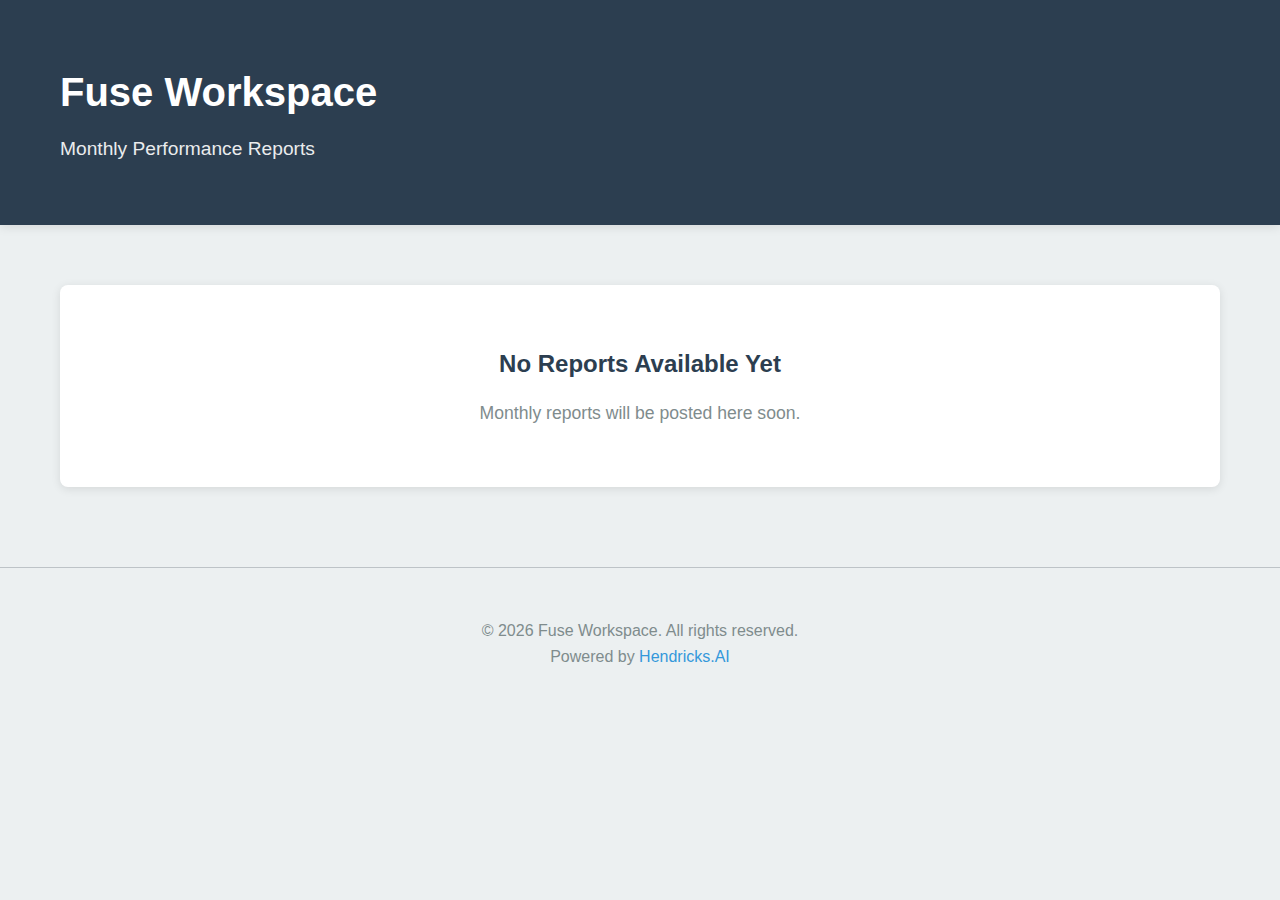
<file: index.html>
<!DOCTYPE html>
<html lang="en">
<head>
    <meta charset="UTF-8">
    <meta name="viewport" content="width=device-width, initial-scale=1.0">
    <meta name="description" content="Monthly performance reports for Fuse Workspace locations">
    <title>Fuse Workspace - Monthly Reports</title>
    <link rel="stylesheet" href="css/style.css">
</head>
<body>
    <header>
        <div class="container">
            <h1>Fuse Workspace</h1>
            <p>Monthly Performance Reports</p>
        </div>
    </header>

    <main class="container">
        <div id="reports-container">
            <!-- Reports will be dynamically loaded here -->
        </div>
    </main>

    <footer>
        <div class="container">
            <p>&copy; <span id="current-year"></span> Fuse Workspace. All rights reserved.</p>
            <p>Powered by <a href="https://hendricks.ai" target="_blank">Hendricks.AI</a></p>
        </div>
    </footer>

    <script>
        // Set current year in footer
        document.getElementById('current-year').textContent = new Date().getFullYear();

        // Report data structure - Update this array when adding new reports
        const reports = [
            // Example structure - uncomment and modify when adding real reports:
            // {
            //     title: "January 2025 Report",
            //     date: "January 2025",
            //     description: "Monthly performance metrics and analytics for all Fuse Workspace locations.",
            //     file: "reports/2025-01/fuse-workspace-january-2025.pdf"
            // },
            // {
            //     title: "February 2025 Report",
            //     date: "February 2025",
            //     description: "Monthly performance metrics and analytics for all Fuse Workspace locations.",
            //     file: "reports/2025-02/fuse-workspace-february-2025.pdf"
            // }
        ];

        // Function to render reports
        function renderReports() {
            const container = document.getElementById('reports-container');

            if (reports.length === 0) {
                container.innerHTML = `
                    <div class="no-reports">
                        <h2>No Reports Available Yet</h2>
                        <p>Monthly reports will be posted here soon.</p>
                    </div>
                `;
                return;
            }

            // Sort reports by date (newest first)
            const sortedReports = [...reports].reverse();

            const reportsGrid = document.createElement('div');
            reportsGrid.className = 'reports-grid';

            sortedReports.forEach(report => {
                const card = document.createElement('div');
                card.className = 'report-card';

                card.innerHTML = `
                    <h3>${report.title}</h3>
                    <div class="date">${report.date}</div>
                    <div class="description">${report.description}</div>
                    <a href="${report.file}" class="btn" target="_blank">View Report</a>
                `;

                reportsGrid.appendChild(card);
            });

            container.appendChild(reportsGrid);
        }

        // Load reports on page load
        document.addEventListener('DOMContentLoaded', renderReports);
    </script>
</body>
</html>
</file>
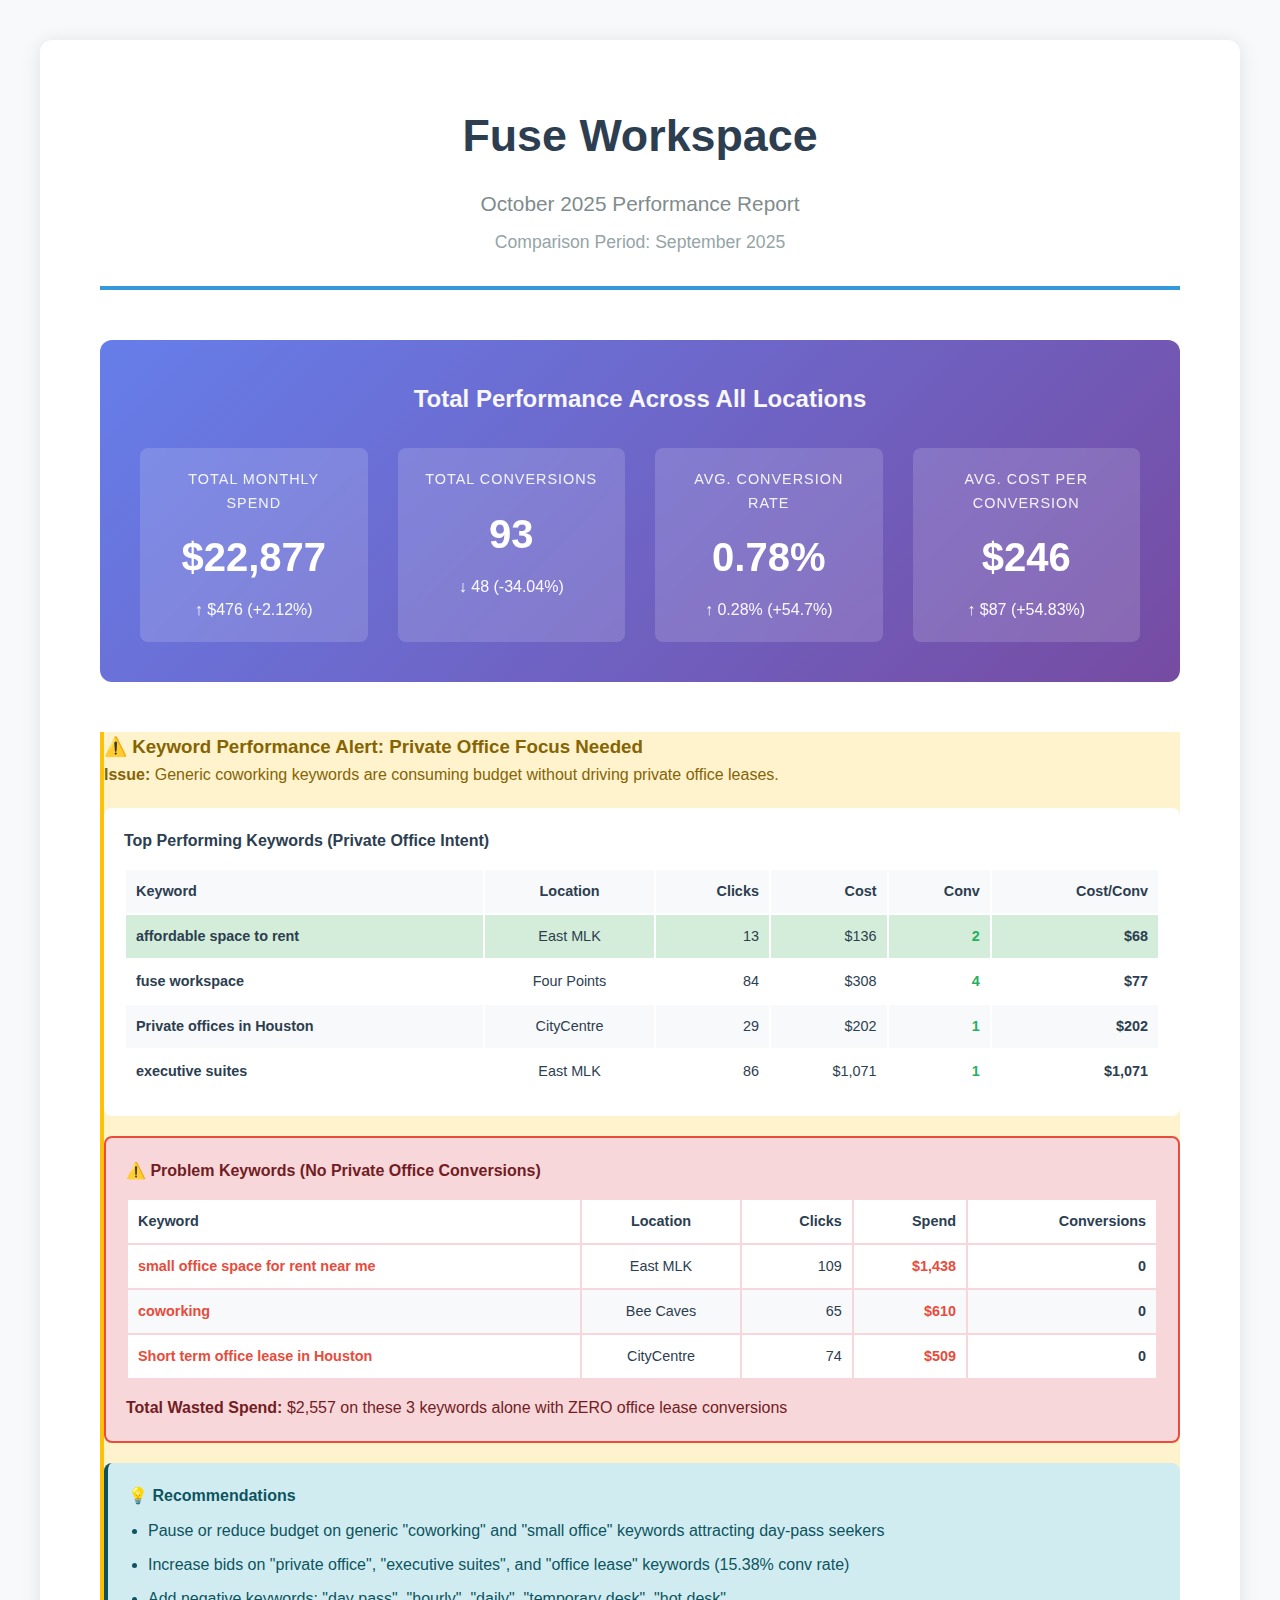
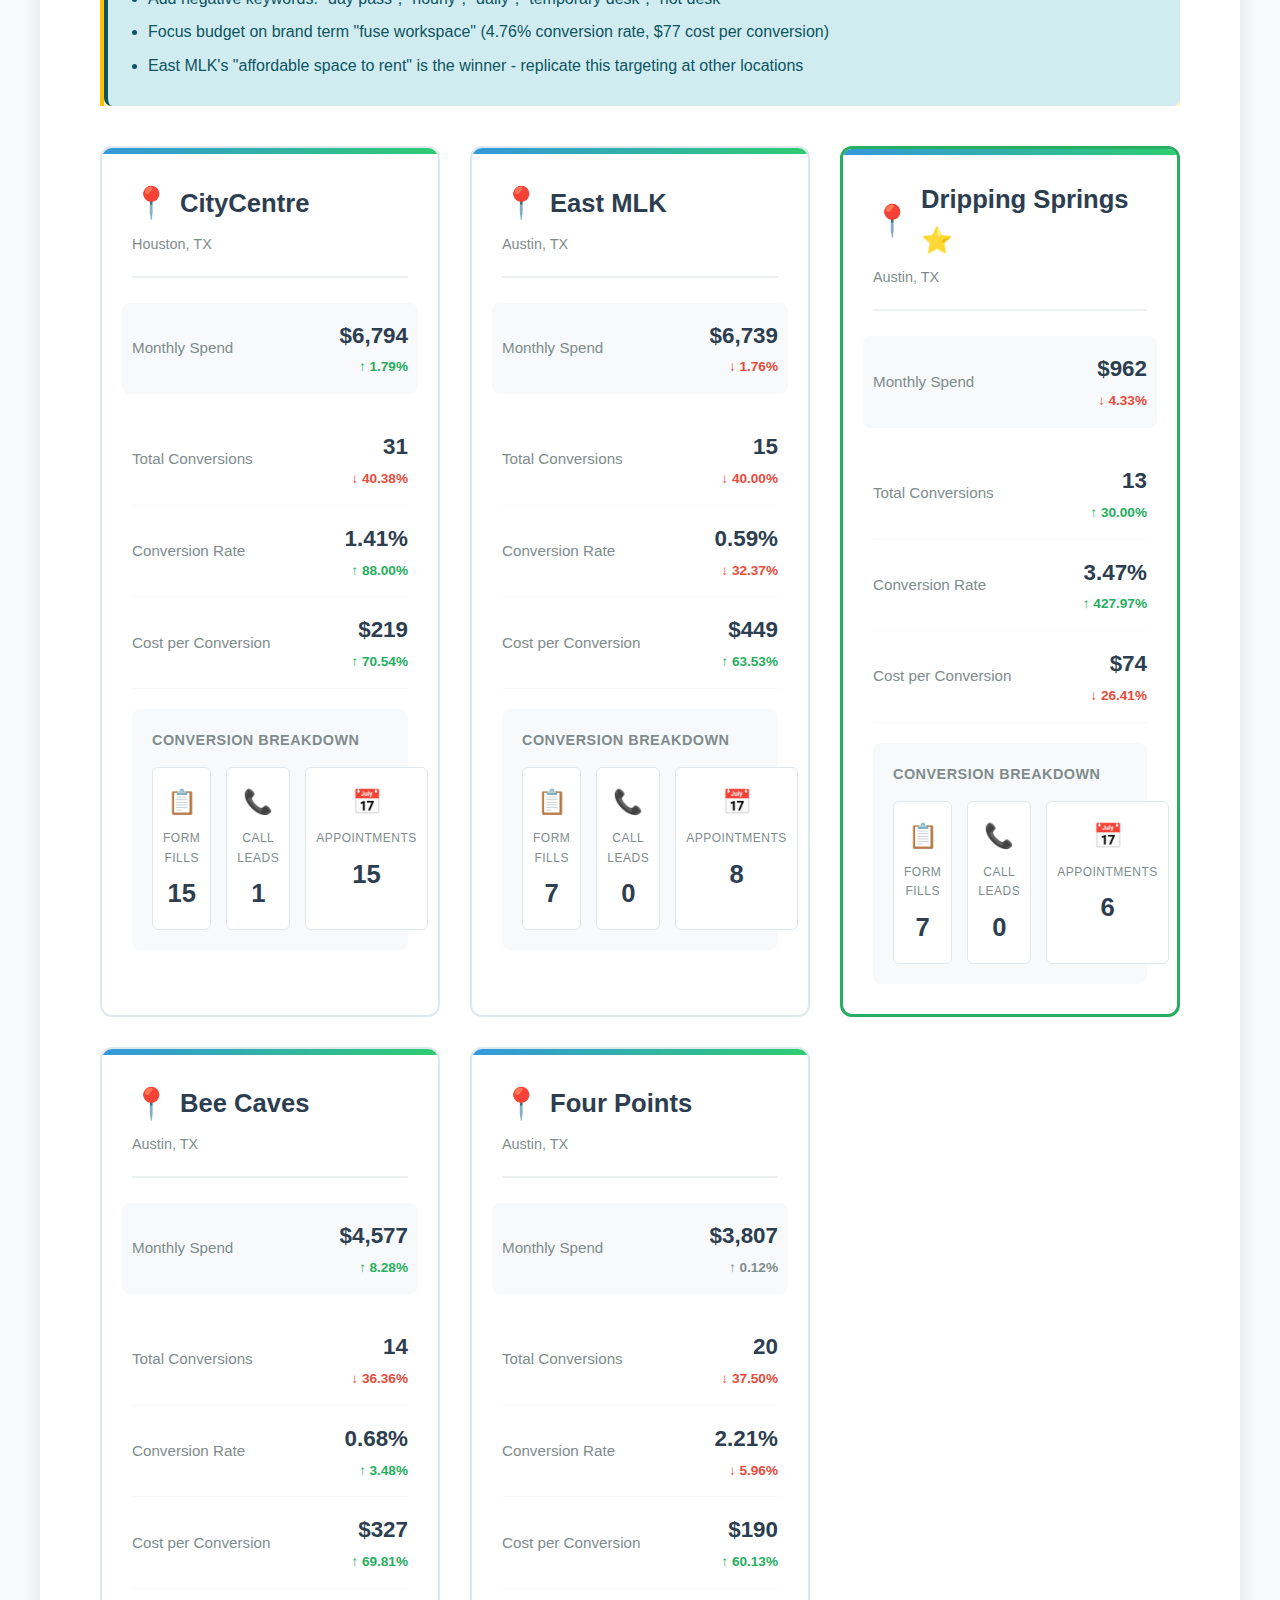
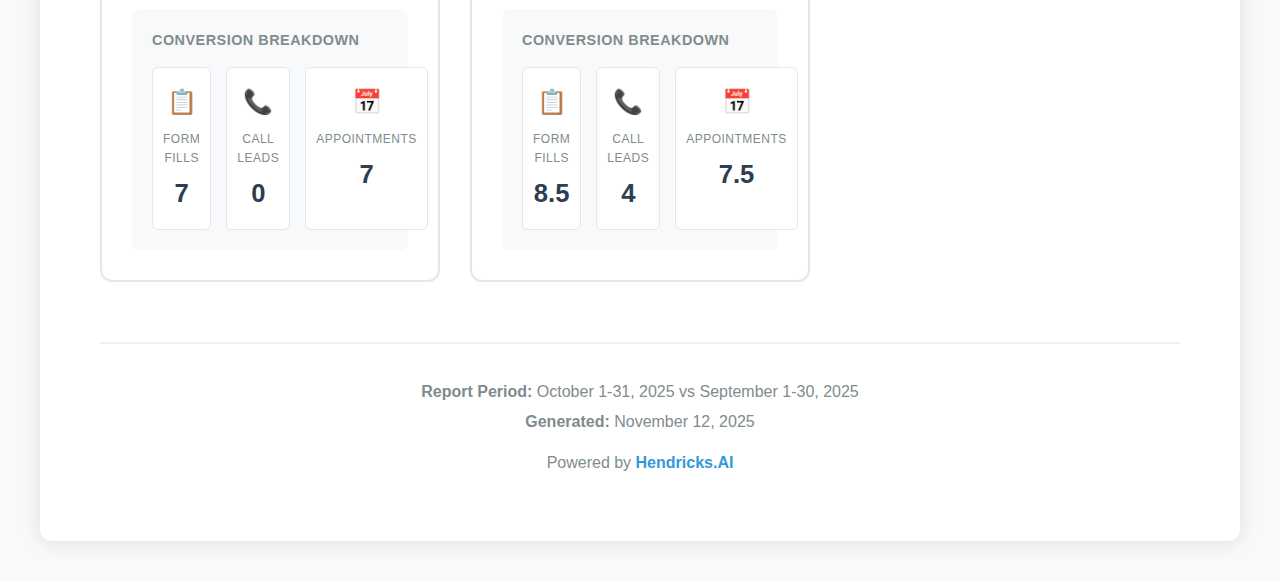
<file: reports/2025-10/fuse-workspace-october-2025.html>
<!DOCTYPE html>
<html lang="en">
<head>
    <meta charset="UTF-8">
    <meta name="viewport" content="width=device-width, initial-scale=1.0">
    <title>Fuse Workspace - October 2025 Performance Report</title>
    <style>
        * {
            margin: 0;
            padding: 0;
            box-sizing: border-box;
        }

        body {
            font-family: -apple-system, BlinkMacSystemFont, 'Segoe UI', Roboto, Oxygen, Ubuntu, Cantarell, sans-serif;
            line-height: 1.6;
            color: #2c3e50;
            background: #f8f9fa;
            padding: 40px 20px;
        }

        .container {
            max-width: 1200px;
            margin: 0 auto;
            background: white;
            padding: 60px;
            box-shadow: 0 2px 20px rgba(0,0,0,0.1);
            border-radius: 12px;
        }

        .header {
            text-align: center;
            border-bottom: 4px solid #3498db;
            padding-bottom: 30px;
            margin-bottom: 50px;
        }

        .header h1 {
            font-size: 2.8em;
            color: #2c3e50;
            margin-bottom: 15px;
        }

        .header .period {
            font-size: 1.3em;
            color: #7f8c8d;
            margin-bottom: 8px;
        }

        .header .comparison {
            font-size: 1.1em;
            color: #95a5a6;
        }

        .overview {
            background: linear-gradient(135deg, #667eea 0%, #764ba2 100%);
            color: white;
            padding: 40px;
            border-radius: 12px;
            margin-bottom: 50px;
            text-align: center;
        }

        .overview h2 {
            font-size: 1.5em;
            margin-bottom: 30px;
            opacity: 0.95;
        }

        .overview-metrics {
            display: grid;
            grid-template-columns: repeat(auto-fit, minmax(200px, 1fr));
            gap: 30px;
        }

        .overview-metric {
            background: rgba(255, 255, 255, 0.15);
            padding: 20px;
            border-radius: 8px;
            backdrop-filter: blur(10px);
        }

        .overview-metric .label {
            font-size: 0.9em;
            opacity: 0.9;
            margin-bottom: 10px;
            text-transform: uppercase;
            letter-spacing: 1px;
        }

        .overview-metric .value {
            font-size: 2.5em;
            font-weight: bold;
            margin-bottom: 8px;
        }

        .overview-metric .change {
            font-size: 1em;
            opacity: 0.95;
        }

        .locations-grid {
            display: grid;
            grid-template-columns: repeat(auto-fit, minmax(300px, 1fr));
            gap: 30px;
            margin-top: 40px;
        }

        .location-card {
            background: white;
            border: 2px solid #e1e8ed;
            border-radius: 12px;
            padding: 30px;
            transition: transform 0.2s ease, box-shadow 0.2s ease;
            position: relative;
            overflow: hidden;
        }

        .location-card:hover {
            transform: translateY(-5px);
            box-shadow: 0 8px 25px rgba(0,0,0,0.15);
        }

        .location-card::before {
            content: '';
            position: absolute;
            top: 0;
            left: 0;
            right: 0;
            height: 6px;
            background: linear-gradient(90deg, #3498db, #2ecc71);
        }

        .location-header {
            margin-bottom: 25px;
            padding-bottom: 20px;
            border-bottom: 2px solid #ecf0f1;
        }

        .location-name {
            font-size: 1.6em;
            font-weight: 700;
            color: #2c3e50;
            display: flex;
            align-items: center;
            gap: 10px;
        }

        .location-name::before {
            content: "📍";
            font-size: 1.2em;
        }

        .location-city {
            font-size: 0.9em;
            color: #7f8c8d;
            margin-top: 5px;
        }

        .metric-row {
            display: flex;
            justify-content: space-between;
            align-items: center;
            padding: 15px 0;
            border-bottom: 1px solid #f8f9fa;
        }

        .metric-row:last-child {
            border-bottom: none;
        }

        .metric-label {
            font-size: 0.95em;
            color: #7f8c8d;
            font-weight: 500;
        }

        .metric-value-group {
            text-align: right;
        }

        .metric-value {
            font-size: 1.4em;
            font-weight: 700;
            color: #2c3e50;
            display: block;
        }

        .metric-change {
            font-size: 0.85em;
            margin-top: 3px;
            font-weight: 600;
        }

        .positive-change {
            color: #27ae60;
        }

        .negative-change {
            color: #e74c3c;
        }

        .neutral-change {
            color: #7f8c8d;
        }

        .highlight-metric {
            background: #f8f9fa;
            margin: 20px -10px;
            padding: 15px 10px;
            border-radius: 8px;
        }

        .conversion-breakdown {
            background: #f8f9fa;
            padding: 20px;
            border-radius: 8px;
            margin-top: 20px;
        }

        .conversion-breakdown-title {
            font-size: 0.9em;
            color: #7f8c8d;
            text-transform: uppercase;
            letter-spacing: 0.5px;
            margin-bottom: 15px;
            font-weight: 600;
        }

        .conversion-types {
            display: grid;
            grid-template-columns: repeat(3, 1fr);
            gap: 15px;
        }

        .conversion-type {
            text-align: center;
            padding: 15px 10px;
            background: white;
            border-radius: 6px;
            border: 1px solid #e1e8ed;
        }

        .conversion-type-icon {
            font-size: 1.5em;
            margin-bottom: 8px;
        }

        .conversion-type-label {
            font-size: 0.75em;
            color: #7f8c8d;
            margin-bottom: 5px;
            text-transform: uppercase;
            letter-spacing: 0.5px;
        }

        .conversion-type-value {
            font-size: 1.6em;
            font-weight: 700;
            color: #2c3e50;
        }

        .footer {
            margin-top: 60px;
            padding-top: 30px;
            border-top: 2px solid #ecf0f1;
            text-align: center;
            color: #7f8c8d;
        }

        .footer p {
            margin: 5px 0;
        }

        .footer a {
            color: #3498db;
            text-decoration: none;
            font-weight: 600;
        }

        .footer a:hover {
            text-decoration: underline;
        }

        @media print {
            body {
                background: white;
                padding: 0;
            }
            .container {
                box-shadow: none;
                padding: 20px;
            }
            .location-card {
                break-inside: avoid;
            }
        }

        @media (max-width: 768px) {
            .container {
                padding: 30px 20px;
            }

            .header h1 {
                font-size: 2em;
            }

            .locations-grid {
                grid-template-columns: 1fr;
            }

            .overview-metrics {
                grid-template-columns: 1fr;
            }

            .conversion-types {
                grid-template-columns: 1fr;
            }
        }
    </style>
</head>
<body>
    <div class="container">
        <div class="header">
            <h1>Fuse Workspace</h1>
            <div class="period">October 2025 Performance Report</div>
            <div class="comparison">Comparison Period: September 2025</div>
        </div>

        <div class="overview">
            <h2>Total Performance Across All Locations</h2>
            <div class="overview-metrics">
                <div class="overview-metric">
                    <div class="label">Total Monthly Spend</div>
                    <div class="value">$22,877</div>
                    <div class="change">↑ $476 (+2.12%)</div>
                </div>
                <div class="overview-metric">
                    <div class="label">Total Conversions</div>
                    <div class="value">93</div>
                    <div class="change">↓ 48 (-34.04%)</div>
                </div>
                <div class="overview-metric">
                    <div class="label">Avg. Conversion Rate</div>
                    <div class="value">0.78%</div>
                    <div class="change">↑ 0.28% (+54.7%)</div>
                </div>
                <div class="overview-metric">
                    <div class="label">Avg. Cost per Conversion</div>
                    <div class="value">$246</div>
                    <div class="change">↑ $87 (+54.83%)</div>
                </div>
            </div>
        </div>

        <div class="insights" style="background: #fff3cd; border-left: 4px solid #ffc107;">
            <h3 style="color: #856404;">⚠️ Keyword Performance Alert: Private Office Focus Needed</h3>
            <p style="color: #856404; margin-bottom: 15px;"><strong>Issue:</strong> Generic coworking keywords are consuming budget without driving private office leases.</p>

            <div style="background: white; padding: 20px; border-radius: 8px; margin: 20px 0;">
                <h4 style="color: #2c3e50; margin-bottom: 15px;">Top Performing Keywords (Private Office Intent)</h4>
                <table style="width: 100%; font-size: 0.9em;">
                    <thead style="background: #f8f9fa;">
                        <tr>
                            <th style="text-align: left; padding: 10px;">Keyword</th>
                            <th style="text-align: center; padding: 10px;">Location</th>
                            <th style="text-align: right; padding: 10px;">Clicks</th>
                            <th style="text-align: right; padding: 10px;">Cost</th>
                            <th style="text-align: right; padding: 10px;">Conv</th>
                            <th style="text-align: right; padding: 10px;">Cost/Conv</th>
                        </tr>
                    </thead>
                    <tbody>
                        <tr style="background: #d4edda;">
                            <td style="padding: 10px; font-weight: 600;">affordable space to rent</td>
                            <td style="padding: 10px; text-align: center;">East MLK</td>
                            <td style="padding: 10px; text-align: right;">13</td>
                            <td style="padding: 10px; text-align: right;">$136</td>
                            <td style="padding: 10px; text-align: right; font-weight: 700; color: #27ae60;">2</td>
                            <td style="padding: 10px; text-align: right; font-weight: 700;">$68</td>
                        </tr>
                        <tr>
                            <td style="padding: 10px; font-weight: 600;">fuse workspace</td>
                            <td style="padding: 10px; text-align: center;">Four Points</td>
                            <td style="padding: 10px; text-align: right;">84</td>
                            <td style="padding: 10px; text-align: right;">$308</td>
                            <td style="padding: 10px; text-align: right; font-weight: 700; color: #27ae60;">4</td>
                            <td style="padding: 10px; text-align: right; font-weight: 700;">$77</td>
                        </tr>
                        <tr style="background: #f8f9fa;">
                            <td style="padding: 10px; font-weight: 600;">Private offices in Houston</td>
                            <td style="padding: 10px; text-align: center;">CityCentre</td>
                            <td style="padding: 10px; text-align: right;">29</td>
                            <td style="padding: 10px; text-align: right;">$202</td>
                            <td style="padding: 10px; text-align: right; font-weight: 700; color: #27ae60;">1</td>
                            <td style="padding: 10px; text-align: right; font-weight: 700;">$202</td>
                        </tr>
                        <tr>
                            <td style="padding: 10px; font-weight: 600;">executive suites</td>
                            <td style="padding: 10px; text-align: center;">East MLK</td>
                            <td style="padding: 10px; text-align: right;">86</td>
                            <td style="padding: 10px; text-align: right;">$1,071</td>
                            <td style="padding: 10px; text-align: right; font-weight: 700; color: #27ae60;">1</td>
                            <td style="padding: 10px; text-align: right; font-weight: 700;">$1,071</td>
                        </tr>
                    </tbody>
                </table>
            </div>

            <div style="background: #f8d7da; padding: 20px; border-radius: 8px; margin: 20px 0; border: 2px solid #e74c3c;">
                <h4 style="color: #721c24; margin-bottom: 15px;">⚠️ Problem Keywords (No Private Office Conversions)</h4>
                <table style="width: 100%; font-size: 0.9em;">
                    <thead style="background: #fff;">
                        <tr>
                            <th style="text-align: left; padding: 10px;">Keyword</th>
                            <th style="text-align: center; padding: 10px;">Location</th>
                            <th style="text-align: right; padding: 10px;">Clicks</th>
                            <th style="text-align: right; padding: 10px;">Spend</th>
                            <th style="text-align: right; padding: 10px;">Conversions</th>
                        </tr>
                    </thead>
                    <tbody>
                        <tr style="background: #fff;">
                            <td style="padding: 10px; font-weight: 600; color: #e74c3c;">small office space for rent near me</td>
                            <td style="padding: 10px; text-align: center;">East MLK</td>
                            <td style="padding: 10px; text-align: right;">109</td>
                            <td style="padding: 10px; text-align: right; font-weight: 700; color: #e74c3c;">$1,438</td>
                            <td style="padding: 10px; text-align: right; font-weight: 700;">0</td>
                        </tr>
                        <tr style="background: #f8f9fa;">
                            <td style="padding: 10px; font-weight: 600; color: #e74c3c;">coworking</td>
                            <td style="padding: 10px; text-align: center;">Bee Caves</td>
                            <td style="padding: 10px; text-align: right;">65</td>
                            <td style="padding: 10px; text-align: right; font-weight: 700; color: #e74c3c;">$610</td>
                            <td style="padding: 10px; text-align: right; font-weight: 700;">0</td>
                        </tr>
                        <tr style="background: #fff;">
                            <td style="padding: 10px; font-weight: 600; color: #e74c3c;">Short term office lease in Houston</td>
                            <td style="padding: 10px; text-align: center;">CityCentre</td>
                            <td style="padding: 10px; text-align: right;">74</td>
                            <td style="padding: 10px; text-align: right; font-weight: 700; color: #e74c3c;">$509</td>
                            <td style="padding: 10px; text-align: right; font-weight: 700;">0</td>
                        </tr>
                    </tbody>
                </table>
                <p style="margin-top: 15px; color: #721c24;"><strong>Total Wasted Spend:</strong> $2,557 on these 3 keywords alone with ZERO office lease conversions</p>
            </div>

            <div style="background: #d1ecf1; padding: 20px; border-radius: 8px; border-left: 4px solid #0c5460;">
                <h4 style="color: #0c5460; margin-bottom: 10px;">💡 Recommendations</h4>
                <ul style="margin: 0; padding-left: 20px; color: #0c5460;">
                    <li style="margin: 8px 0;">Pause or reduce budget on generic "coworking" and "small office" keywords attracting day-pass seekers</li>
                    <li style="margin: 8px 0;">Increase bids on "private office", "executive suites", and "office lease" keywords (15.38% conv rate)</li>
                    <li style="margin: 8px 0;">Add negative keywords: "day pass", "hourly", "daily", "temporary desk", "hot desk"</li>
                    <li style="margin: 8px 0;">Focus budget on brand term "fuse workspace" (4.76% conversion rate, $77 cost per conversion)</li>
                    <li style="margin: 8px 0;">East MLK's "affordable space to rent" is the winner - replicate this targeting at other locations</li>
                </ul>
            </div>
        </div>

        <div class="locations-grid">
            <!-- Houston CityCentre -->
            <div class="location-card">
                <div class="location-header">
                    <div class="location-name">CityCentre</div>
                    <div class="location-city">Houston, TX</div>
                </div>

                <div class="metric-row highlight-metric">
                    <div class="metric-label">Monthly Spend</div>
                    <div class="metric-value-group">
                        <span class="metric-value">$6,794</span>
                        <div class="metric-change positive-change">↑ 1.79%</div>
                    </div>
                </div>

                <div class="metric-row">
                    <div class="metric-label">Total Conversions</div>
                    <div class="metric-value-group">
                        <span class="metric-value">31</span>
                        <div class="metric-change negative-change">↓ 40.38%</div>
                    </div>
                </div>

                <div class="metric-row">
                    <div class="metric-label">Conversion Rate</div>
                    <div class="metric-value-group">
                        <span class="metric-value">1.41%</span>
                        <div class="metric-change positive-change">↑ 88.00%</div>
                    </div>
                </div>

                <div class="metric-row">
                    <div class="metric-label">Cost per Conversion</div>
                    <div class="metric-value-group">
                        <span class="metric-value">$219</span>
                        <div class="metric-change positive-change">↑ 70.54%</div>
                    </div>
                </div>

                <div class="conversion-breakdown">
                    <div class="conversion-breakdown-title">Conversion Breakdown</div>
                    <div class="conversion-types">
                        <div class="conversion-type">
                            <div class="conversion-type-icon">📋</div>
                            <div class="conversion-type-label">Form Fills</div>
                            <div class="conversion-type-value">15</div>
                        </div>
                        <div class="conversion-type">
                            <div class="conversion-type-icon">📞</div>
                            <div class="conversion-type-label">Call Leads</div>
                            <div class="conversion-type-value">1</div>
                        </div>
                        <div class="conversion-type">
                            <div class="conversion-type-icon">📅</div>
                            <div class="conversion-type-label">Appointments</div>
                            <div class="conversion-type-value">15</div>
                        </div>
                    </div>
                </div>
            </div>

            <!-- Austin East MLK -->
            <div class="location-card">
                <div class="location-header">
                    <div class="location-name">East MLK</div>
                    <div class="location-city">Austin, TX</div>
                </div>

                <div class="metric-row highlight-metric">
                    <div class="metric-label">Monthly Spend</div>
                    <div class="metric-value-group">
                        <span class="metric-value">$6,739</span>
                        <div class="metric-change negative-change">↓ 1.76%</div>
                    </div>
                </div>

                <div class="metric-row">
                    <div class="metric-label">Total Conversions</div>
                    <div class="metric-value-group">
                        <span class="metric-value">15</span>
                        <div class="metric-change negative-change">↓ 40.00%</div>
                    </div>
                </div>

                <div class="metric-row">
                    <div class="metric-label">Conversion Rate</div>
                    <div class="metric-value-group">
                        <span class="metric-value">0.59%</span>
                        <div class="metric-change negative-change">↓ 32.37%</div>
                    </div>
                </div>

                <div class="metric-row">
                    <div class="metric-label">Cost per Conversion</div>
                    <div class="metric-value-group">
                        <span class="metric-value">$449</span>
                        <div class="metric-change positive-change">↑ 63.53%</div>
                    </div>
                </div>

                <div class="conversion-breakdown">
                    <div class="conversion-breakdown-title">Conversion Breakdown</div>
                    <div class="conversion-types">
                        <div class="conversion-type">
                            <div class="conversion-type-icon">📋</div>
                            <div class="conversion-type-label">Form Fills</div>
                            <div class="conversion-type-value">7</div>
                        </div>
                        <div class="conversion-type">
                            <div class="conversion-type-icon">📞</div>
                            <div class="conversion-type-label">Call Leads</div>
                            <div class="conversion-type-value">0</div>
                        </div>
                        <div class="conversion-type">
                            <div class="conversion-type-icon">📅</div>
                            <div class="conversion-type-label">Appointments</div>
                            <div class="conversion-type-value">8</div>
                        </div>
                    </div>
                </div>
            </div>

            <!-- Austin Dripping Springs - BEST PERFORMER -->
            <div class="location-card" style="border-color: #27ae60; border-width: 3px;">
                <div class="location-header">
                    <div class="location-name">Dripping Springs ⭐</div>
                    <div class="location-city">Austin, TX</div>
                </div>

                <div class="metric-row highlight-metric">
                    <div class="metric-label">Monthly Spend</div>
                    <div class="metric-value-group">
                        <span class="metric-value">$962</span>
                        <div class="metric-change negative-change">↓ 4.33%</div>
                    </div>
                </div>

                <div class="metric-row">
                    <div class="metric-label">Total Conversions</div>
                    <div class="metric-value-group">
                        <span class="metric-value">13</span>
                        <div class="metric-change positive-change">↑ 30.00%</div>
                    </div>
                </div>

                <div class="metric-row">
                    <div class="metric-label">Conversion Rate</div>
                    <div class="metric-value-group">
                        <span class="metric-value">3.47%</span>
                        <div class="metric-change positive-change">↑ 427.97%</div>
                    </div>
                </div>

                <div class="metric-row">
                    <div class="metric-label">Cost per Conversion</div>
                    <div class="metric-value-group">
                        <span class="metric-value">$74</span>
                        <div class="metric-change negative-change">↓ 26.41%</div>
                    </div>
                </div>

                <div class="conversion-breakdown">
                    <div class="conversion-breakdown-title">Conversion Breakdown</div>
                    <div class="conversion-types">
                        <div class="conversion-type">
                            <div class="conversion-type-icon">📋</div>
                            <div class="conversion-type-label">Form Fills</div>
                            <div class="conversion-type-value">7</div>
                        </div>
                        <div class="conversion-type">
                            <div class="conversion-type-icon">📞</div>
                            <div class="conversion-type-label">Call Leads</div>
                            <div class="conversion-type-value">0</div>
                        </div>
                        <div class="conversion-type">
                            <div class="conversion-type-icon">📅</div>
                            <div class="conversion-type-label">Appointments</div>
                            <div class="conversion-type-value">6</div>
                        </div>
                    </div>
                </div>
            </div>

            <!-- Austin Bee Caves -->
            <div class="location-card">
                <div class="location-header">
                    <div class="location-name">Bee Caves</div>
                    <div class="location-city">Austin, TX</div>
                </div>

                <div class="metric-row highlight-metric">
                    <div class="metric-label">Monthly Spend</div>
                    <div class="metric-value-group">
                        <span class="metric-value">$4,577</span>
                        <div class="metric-change positive-change">↑ 8.28%</div>
                    </div>
                </div>

                <div class="metric-row">
                    <div class="metric-label">Total Conversions</div>
                    <div class="metric-value-group">
                        <span class="metric-value">14</span>
                        <div class="metric-change negative-change">↓ 36.36%</div>
                    </div>
                </div>

                <div class="metric-row">
                    <div class="metric-label">Conversion Rate</div>
                    <div class="metric-value-group">
                        <span class="metric-value">0.68%</span>
                        <div class="metric-change positive-change">↑ 3.48%</div>
                    </div>
                </div>

                <div class="metric-row">
                    <div class="metric-label">Cost per Conversion</div>
                    <div class="metric-value-group">
                        <span class="metric-value">$327</span>
                        <div class="metric-change positive-change">↑ 69.81%</div>
                    </div>
                </div>

                <div class="conversion-breakdown">
                    <div class="conversion-breakdown-title">Conversion Breakdown</div>
                    <div class="conversion-types">
                        <div class="conversion-type">
                            <div class="conversion-type-icon">📋</div>
                            <div class="conversion-type-label">Form Fills</div>
                            <div class="conversion-type-value">7</div>
                        </div>
                        <div class="conversion-type">
                            <div class="conversion-type-icon">📞</div>
                            <div class="conversion-type-label">Call Leads</div>
                            <div class="conversion-type-value">0</div>
                        </div>
                        <div class="conversion-type">
                            <div class="conversion-type-icon">📅</div>
                            <div class="conversion-type-label">Appointments</div>
                            <div class="conversion-type-value">7</div>
                        </div>
                    </div>
                </div>
            </div>

            <!-- Austin Four Points -->
            <div class="location-card">
                <div class="location-header">
                    <div class="location-name">Four Points</div>
                    <div class="location-city">Austin, TX</div>
                </div>

                <div class="metric-row highlight-metric">
                    <div class="metric-label">Monthly Spend</div>
                    <div class="metric-value-group">
                        <span class="metric-value">$3,807</span>
                        <div class="metric-change neutral-change">↑ 0.12%</div>
                    </div>
                </div>

                <div class="metric-row">
                    <div class="metric-label">Total Conversions</div>
                    <div class="metric-value-group">
                        <span class="metric-value">20</span>
                        <div class="metric-change negative-change">↓ 37.50%</div>
                    </div>
                </div>

                <div class="metric-row">
                    <div class="metric-label">Conversion Rate</div>
                    <div class="metric-value-group">
                        <span class="metric-value">2.21%</span>
                        <div class="metric-change negative-change">↓ 5.96%</div>
                    </div>
                </div>

                <div class="metric-row">
                    <div class="metric-label">Cost per Conversion</div>
                    <div class="metric-value-group">
                        <span class="metric-value">$190</span>
                        <div class="metric-change positive-change">↑ 60.13%</div>
                    </div>
                </div>

                <div class="conversion-breakdown">
                    <div class="conversion-breakdown-title">Conversion Breakdown</div>
                    <div class="conversion-types">
                        <div class="conversion-type">
                            <div class="conversion-type-icon">📋</div>
                            <div class="conversion-type-label">Form Fills</div>
                            <div class="conversion-type-value">8.5</div>
                        </div>
                        <div class="conversion-type">
                            <div class="conversion-type-icon">📞</div>
                            <div class="conversion-type-label">Call Leads</div>
                            <div class="conversion-type-value">4</div>
                        </div>
                        <div class="conversion-type">
                            <div class="conversion-type-icon">📅</div>
                            <div class="conversion-type-label">Appointments</div>
                            <div class="conversion-type-value">7.5</div>
                        </div>
                    </div>
                </div>
            </div>
        </div>

        <div class="footer">
            <p><strong>Report Period:</strong> October 1-31, 2025 vs September 1-30, 2025</p>
            <p><strong>Generated:</strong> November 12, 2025</p>
            <p style="margin-top: 15px;">Powered by <a href="https://hendricks.ai" target="_blank">Hendricks.AI</a></p>
        </div>
    </div>
</body>
</html>
</file>
<file: css/style.css>
:root {
    --primary-color: #2c3e50;
    --secondary-color: #3498db;
    --accent-color: #e74c3c;
    --bg-color: #ecf0f1;
    --card-bg: #ffffff;
    --text-color: #2c3e50;
    --border-radius: 8px;
    --box-shadow: 0 2px 10px rgba(0, 0, 0, 0.1);
}

* {
    margin: 0;
    padding: 0;
    box-sizing: border-box;
}

body {
    font-family: -apple-system, BlinkMacSystemFont, 'Segoe UI', Roboto, Oxygen, Ubuntu, Cantarell, sans-serif;
    background-color: var(--bg-color);
    color: var(--text-color);
    line-height: 1.6;
}

.container {
    max-width: 1200px;
    margin: 0 auto;
    padding: 20px;
}

header {
    background-color: var(--primary-color);
    color: white;
    padding: 40px 0;
    margin-bottom: 40px;
    box-shadow: var(--box-shadow);
}

header h1 {
    font-size: 2.5em;
    font-weight: 600;
    margin-bottom: 10px;
}

header p {
    font-size: 1.2em;
    opacity: 0.9;
}

.reports-grid {
    display: grid;
    grid-template-columns: repeat(auto-fill, minmax(300px, 1fr));
    gap: 24px;
    margin-top: 30px;
}

.report-card {
    background-color: var(--card-bg);
    border-radius: var(--border-radius);
    padding: 24px;
    box-shadow: var(--box-shadow);
    transition: transform 0.2s ease, box-shadow 0.2s ease;
}

.report-card:hover {
    transform: translateY(-4px);
    box-shadow: 0 4px 20px rgba(0, 0, 0, 0.15);
}

.report-card h3 {
    color: var(--primary-color);
    font-size: 1.5em;
    margin-bottom: 12px;
    display: flex;
    align-items: center;
    gap: 8px;
}

.report-card h3::before {
    content: "📊";
    font-size: 1.2em;
}

.report-card .date {
    color: #7f8c8d;
    font-size: 0.9em;
    margin-bottom: 16px;
}

.report-card .description {
    margin-bottom: 20px;
    color: #555;
}

.report-card .btn {
    display: inline-block;
    background-color: var(--secondary-color);
    color: white;
    padding: 10px 20px;
    text-decoration: none;
    border-radius: 4px;
    transition: background-color 0.2s ease;
    font-weight: 500;
}

.report-card .btn:hover {
    background-color: #2980b9;
}

.no-reports {
    text-align: center;
    padding: 60px 20px;
    background-color: var(--card-bg);
    border-radius: var(--border-radius);
    box-shadow: var(--box-shadow);
}

.no-reports h2 {
    color: var(--primary-color);
    margin-bottom: 16px;
}

.no-reports p {
    color: #7f8c8d;
    font-size: 1.1em;
}

footer {
    margin-top: 60px;
    padding: 30px 0;
    text-align: center;
    color: #7f8c8d;
    border-top: 1px solid #bdc3c7;
}

footer a {
    color: var(--secondary-color);
    text-decoration: none;
}

footer a:hover {
    text-decoration: underline;
}

@media (max-width: 768px) {
    header h1 {
        font-size: 2em;
    }

    .reports-grid {
        grid-template-columns: 1fr;
    }
}
</file>
